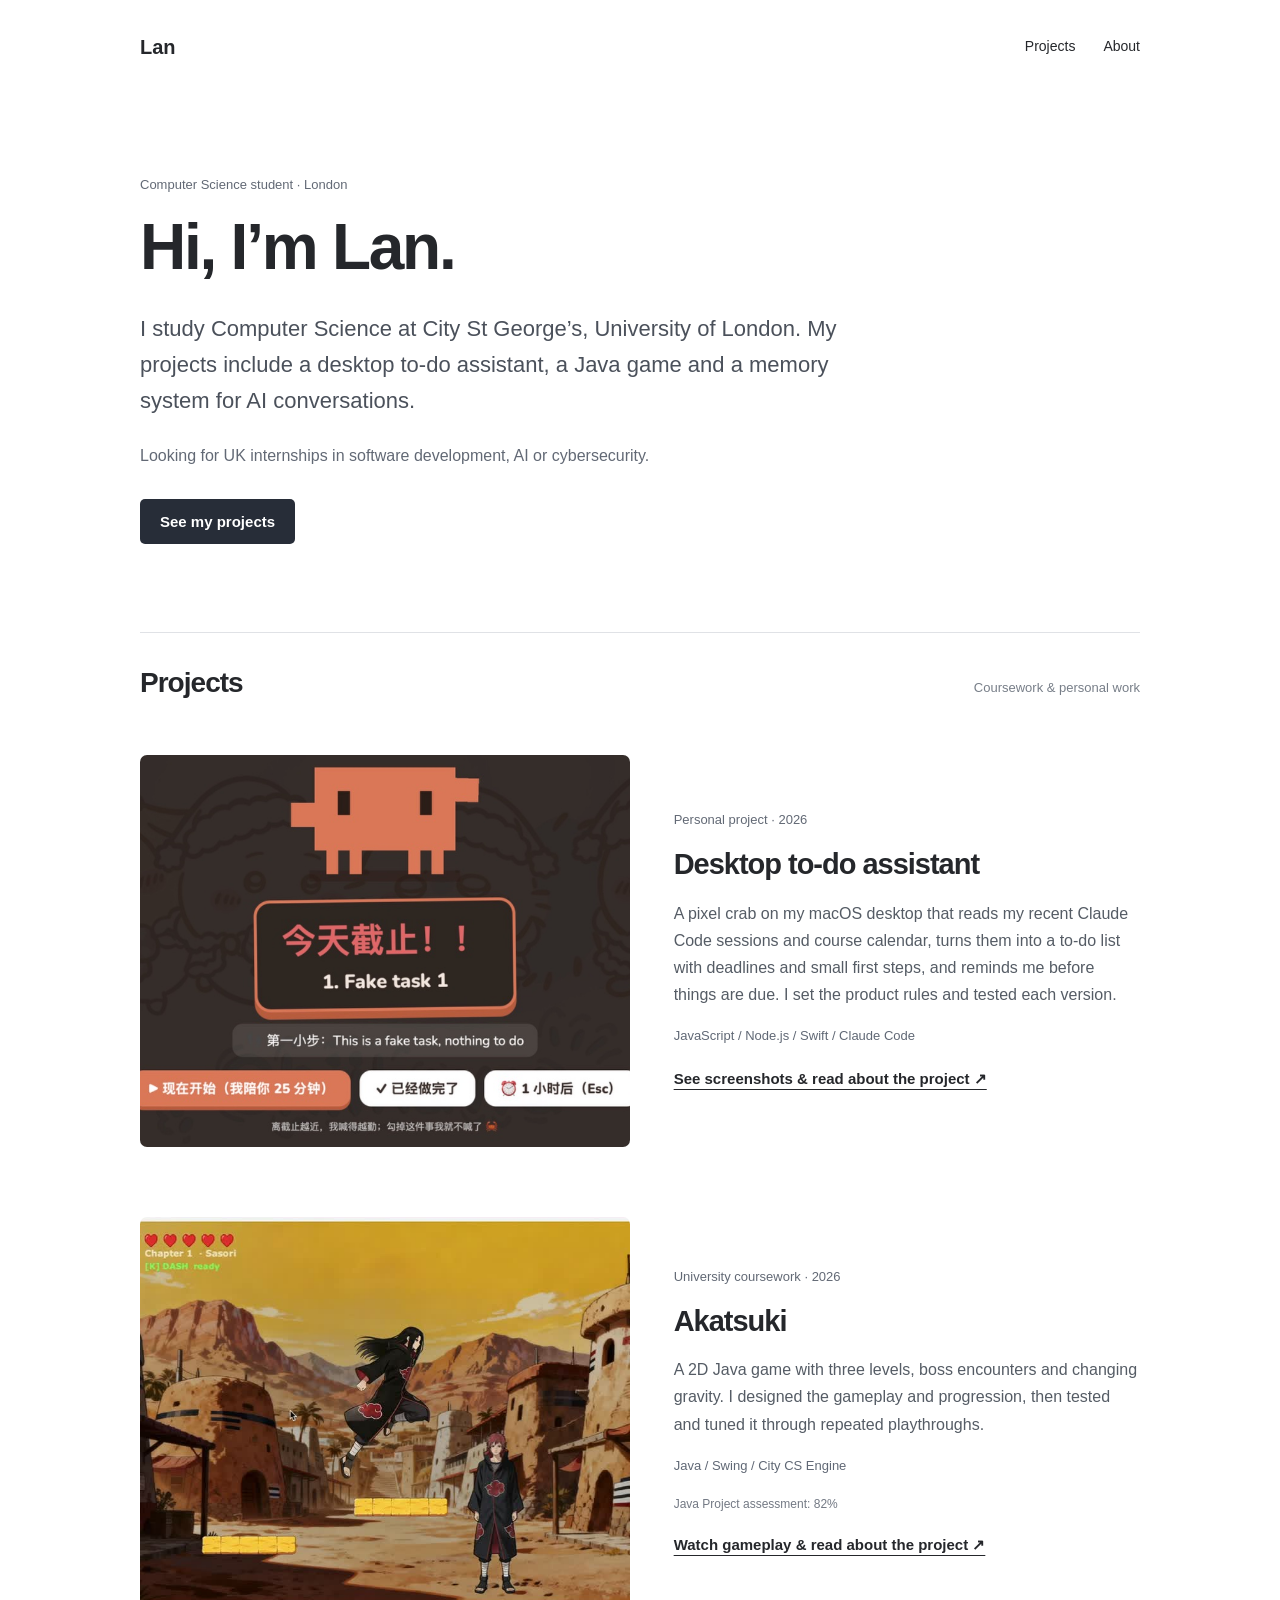
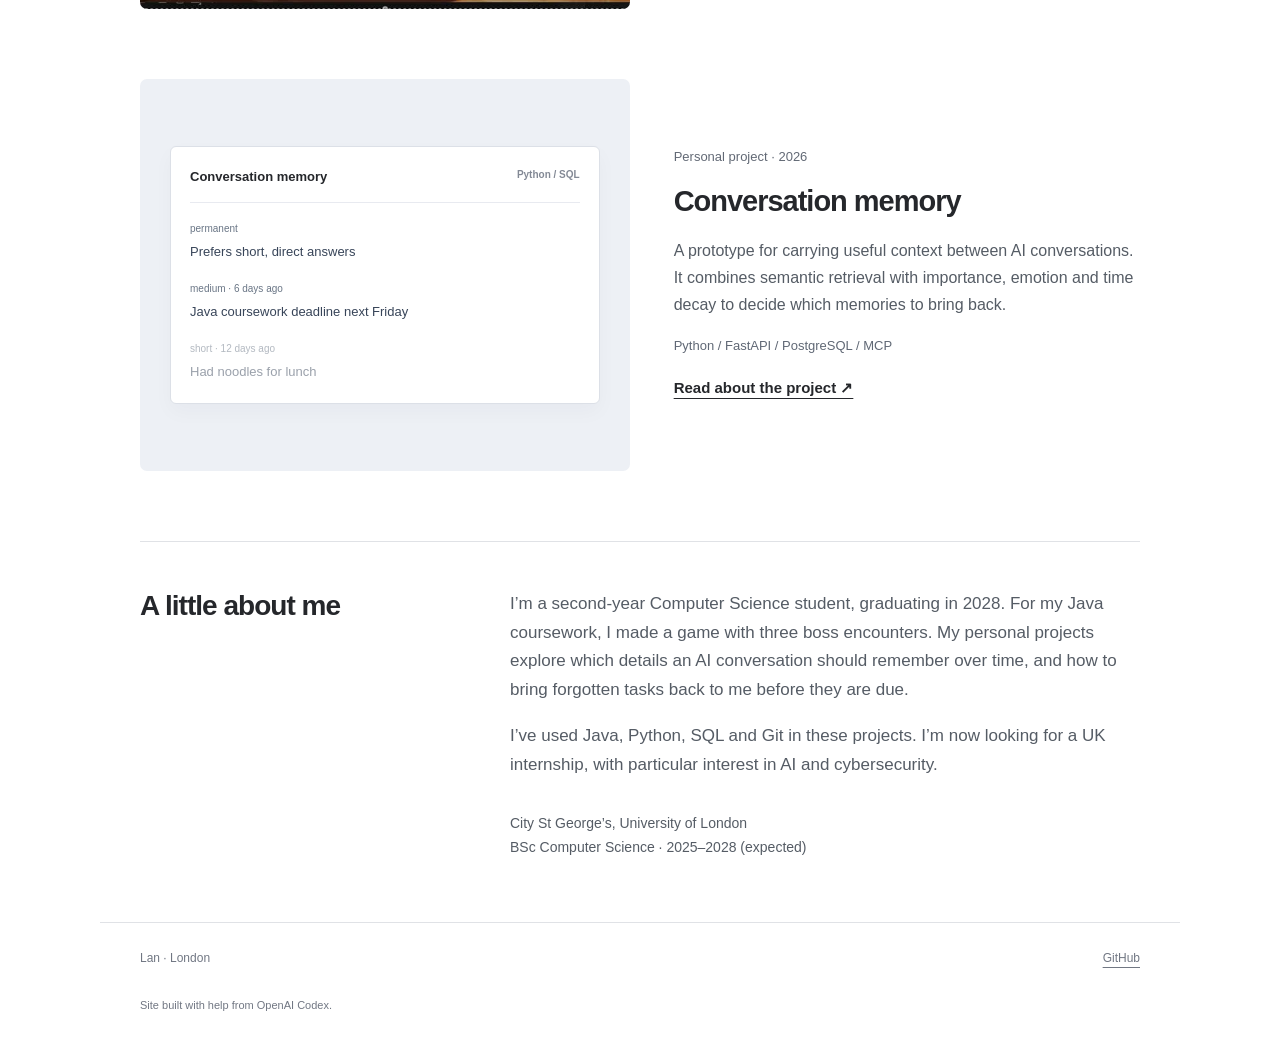
<file: docs/index.html>
<!doctype html><html lang="en"><head><meta charset="utf-8"><meta name="robots" content="noindex, nofollow"><meta name="viewport" content="width=device-width,initial-scale=1"><meta name="description" content="Computer Science student in London. Java game and conversational memory projects."><title>Computer Science student — Lan</title><link rel="stylesheet" href="style.css?v=20261031"></head><body><header class="site-header"><a class="name" href="./">Lan</a><nav aria-label="Main navigation"><a href="./#projects">Projects</a><a href="./#about">About</a></nav></header><main><section class="intro"><p class="kicker">Computer Science student · London</p><h1>Hi, I’m Lan.</h1><p class="lead">I study Computer Science at City St George’s, University of London. My projects include a desktop to-do assistant, a Java game and a memory system for AI conversations.</p><p class="availability">Looking for UK internships in software development, AI or cybersecurity.</p><div class="actions"><a class="button" href="#projects">See my projects</a></div></section>
<section id="projects"><div class="section-title"><h2>Projects</h2><span>Coursework & personal work</span></div>
<article class="project-card" id="assistant"><a class="project-image" href="assistant.html" aria-label="Read about the desktop to-do assistant"><img src="assets/assistant-fullscreen.jpg" alt="Full-screen reminder from a pixel crab desktop assistant"></a><div class="card-copy"><p class="kicker">Personal project · 2026</p><h3><a href="assistant.html">Desktop to-do assistant</a></h3><p>A pixel crab on my macOS desktop that reads my recent Claude Code sessions and course calendar, turns them into a to-do list with deadlines and small first steps, and reminds me before things are due. I set the product rules and tested each version.</p><p class="stack">JavaScript / Node.js / Swift / Claude Code</p><a class="text-link" href="assistant.html">See screenshots & read about the project ↗</a></div></article>
<article class="project-card" id="game"><a class="project-image" href="game.html" aria-label="Read about Akatsuki"><img src="assets/akatsuki-sasori.jpg" alt="Akatsuki gameplay: a player facing a boss in a 2D arena"></a><div class="card-copy"><p class="kicker">University coursework · 2026</p><h3><a href="game.html">Akatsuki</a></h3><p>A 2D Java game with three levels, boss encounters and changing gravity. I designed the gameplay and progression, then tested and tuned it through repeated playthroughs.</p><p class="stack">Java / Swing / City CS Engine</p><p class="small">Java Project assessment: 82%</p><a class="text-link" href="game.html">Watch gameplay & read about the project ↗</a></div></article>
<article class="project-card" id="memory"><a class="memory-picture" href="memory.html" aria-label="Read about conversation memory"><div class="memory-window"><div class="window-top">Conversation memory <span>Python / SQL</span></div><div class="memory-line"><span>permanent</span><p>Prefers short, direct answers</p></div><div class="memory-line"><span>medium · 6 days ago</span><p>Java coursework deadline next Friday</p></div><div class="memory-line faded"><span>short · 12 days ago</span><p>Had noodles for lunch</p></div></div></a><div class="card-copy"><p class="kicker">Personal project · 2026</p><h3><a href="memory.html">Conversation memory</a></h3><p>A prototype for carrying useful context between AI conversations. It combines semantic retrieval with importance, emotion and time decay to decide which memories to bring back.</p><p class="stack">Python / FastAPI / PostgreSQL / MCP</p><a class="text-link" href="memory.html">Read about the project ↗</a></div></article></section>
<section id="about" class="about"><h2>A little about me</h2><div><p>I’m a second-year Computer Science student, graduating in 2028. For my Java coursework, I made a game with three boss encounters. My personal projects explore which details an AI conversation should remember over time, and how to bring forgotten tasks back to me before they are due.</p><p>I’ve used Java, Python, SQL and Git in these projects. I’m now looking for a UK internship, with particular interest in AI and cybersecurity.</p><p class="education">City St George’s, University of London<br>BSc Computer Science · 2025–2028 (expected)</p></div></section>
</main><footer><span>Lan · London</span><a href="https://github.com/llllan12432">GitHub</a><p class="site-credit">Site built with help from OpenAI Codex.</p></footer></body></html>
</file>
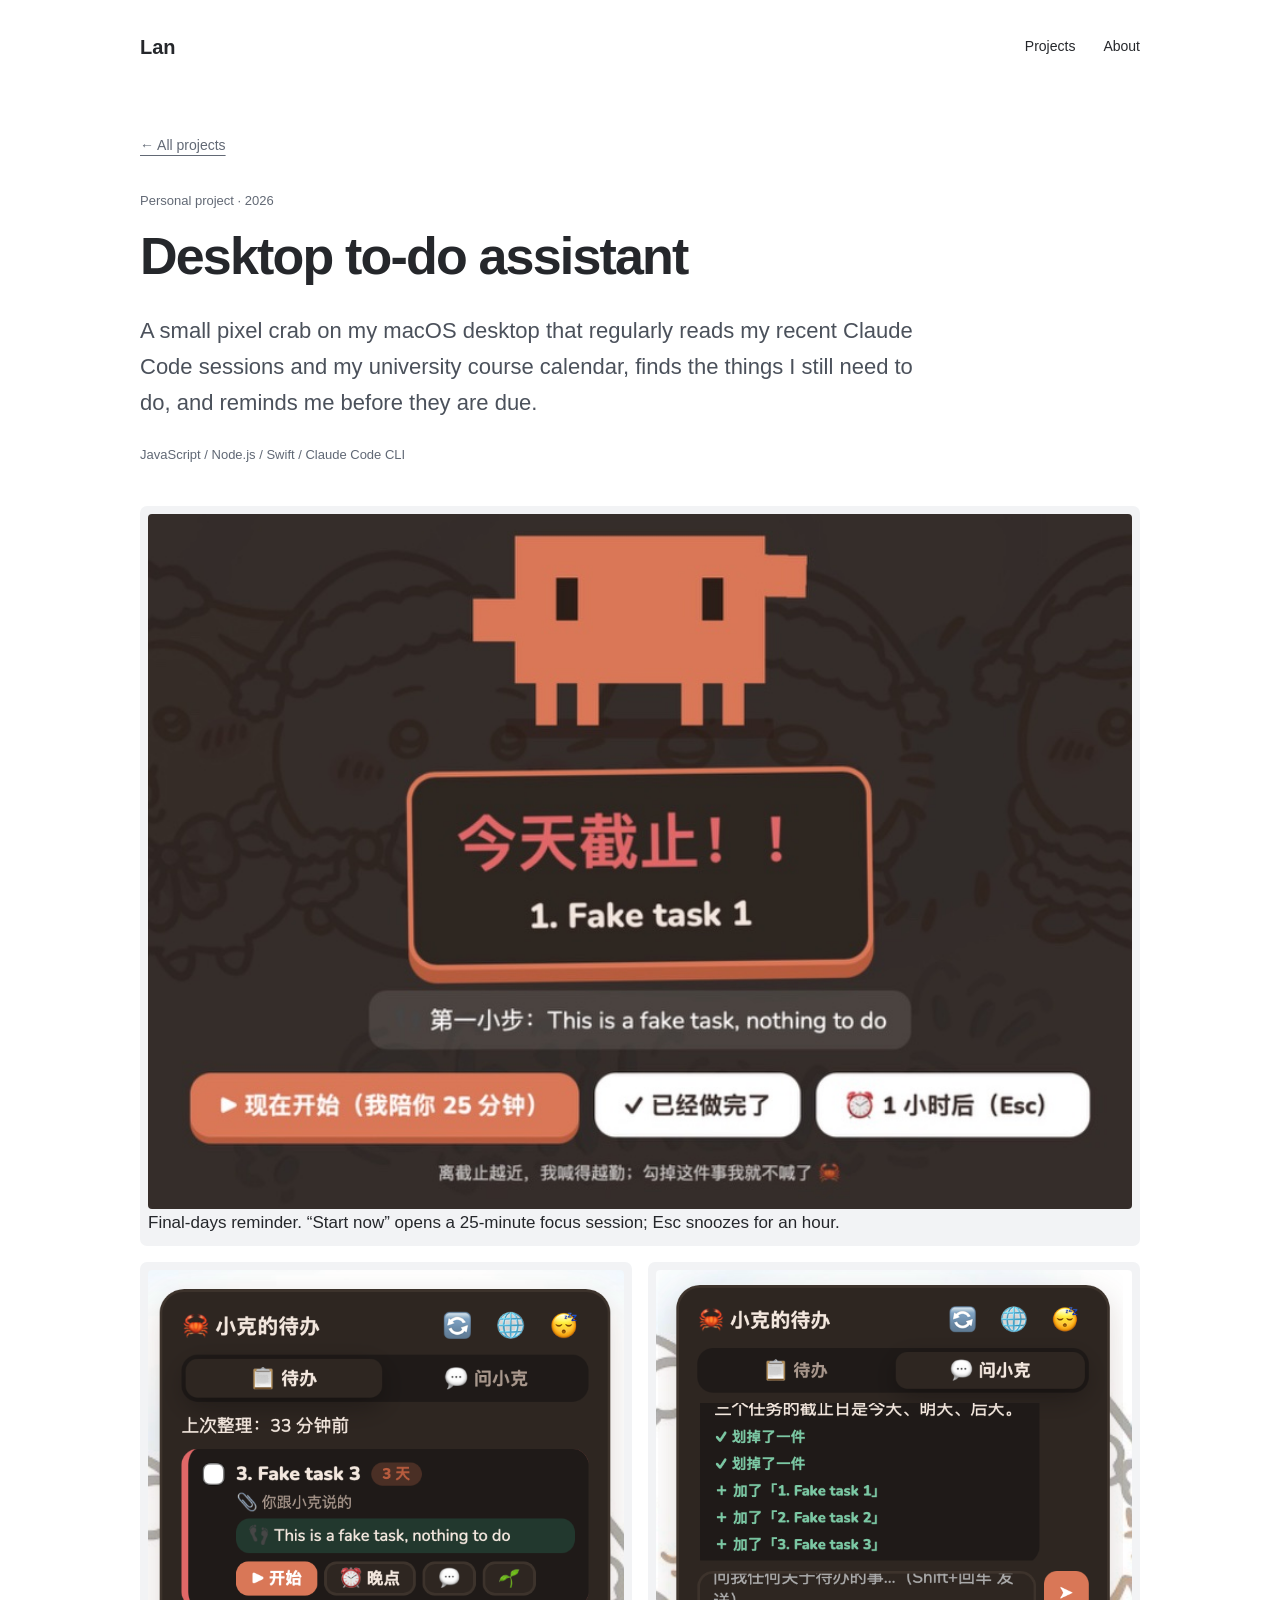
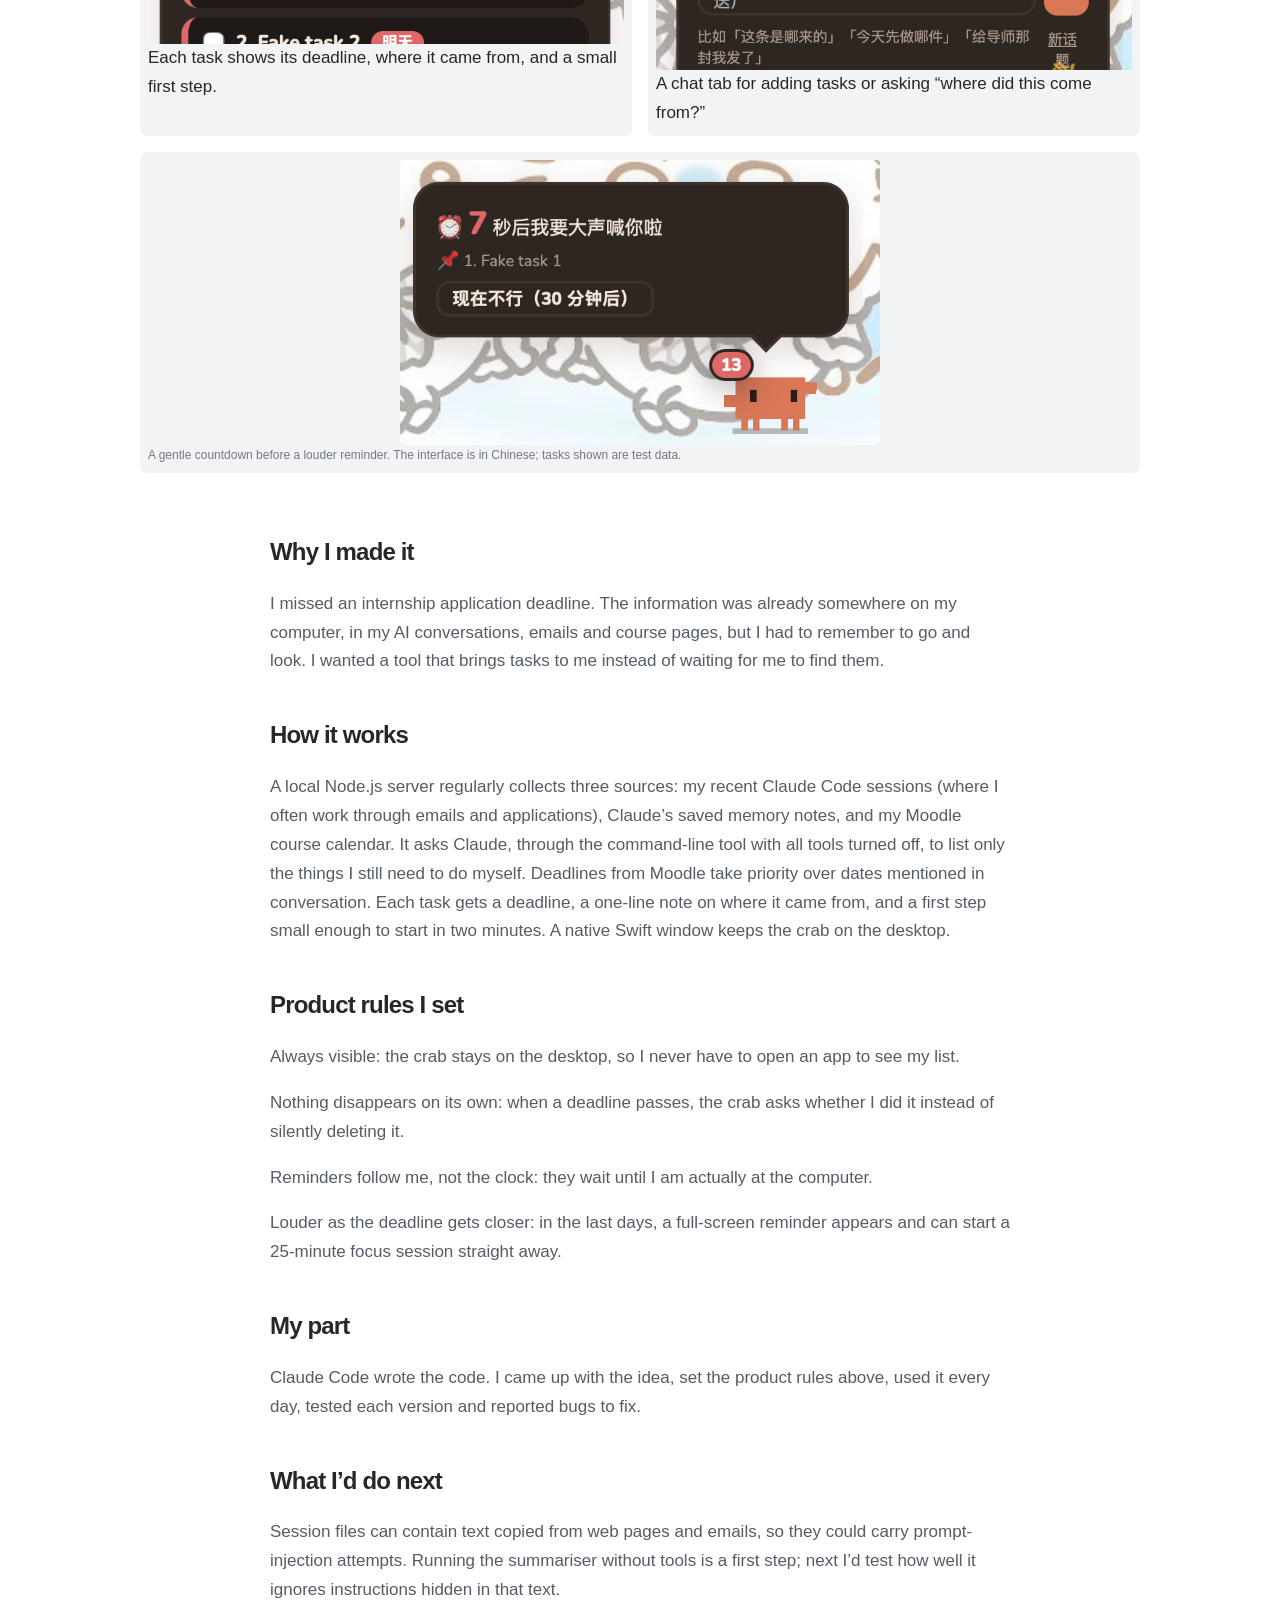
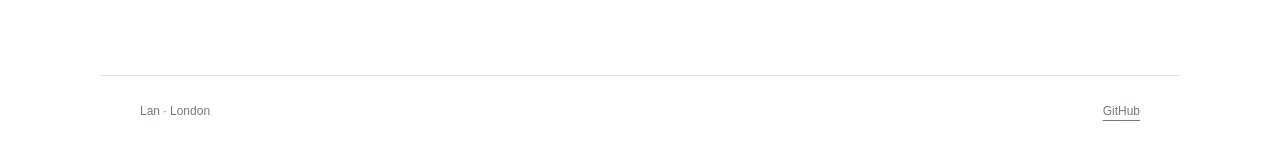
<file: docs/assistant.html>
<!doctype html><html lang="en"><head><meta charset="utf-8"><meta name="robots" content="noindex, nofollow"><meta name="viewport" content="width=device-width,initial-scale=1"><meta name="description" content="Computer Science student in London. A desktop to-do assistant built with Claude Code."><title>Desktop to-do assistant — Lan</title><link rel="stylesheet" href="style.css?v=20261031"></head><body><header class="site-header"><a class="name" href="./">Lan</a><nav aria-label="Main navigation"><a href="./#projects">Projects</a><a href="./#about">About</a></nav></header><main><a class="back" href="./#projects">← All projects</a><header class="project-intro"><p class="kicker">Personal project · 2026</p><h1>Desktop to-do assistant</h1><p class="lead">A small pixel crab on my macOS desktop that regularly reads my recent Claude Code sessions and my university course calendar, finds the things I still need to do, and reminds me before they are due.</p><p class="stack">JavaScript / Node.js / Swift / Claude Code CLI</p></header>
<div class="shots"><figure class="wide"><img src="assets/assistant-fullscreen.jpg" alt="Full-screen reminder: a pixel crab above a card saying the task is due today, with buttons to start a 25-minute session, mark it done, or snooze for an hour"><figcaption>Final-days reminder. “Start now” opens a 25-minute focus session; Esc snoozes for an hour.</figcaption></figure><figure><img src="assets/assistant-tasks.png" alt="To-do panel listing a task with its due date, where it came from, and a small first step"><figcaption>Each task shows its deadline, where it came from, and a small first step.</figcaption></figure><figure><img src="assets/assistant-chat.png" alt="Chat tab where the crab reports tasks it added and crossed off"><figcaption>A chat tab for adding tasks or asking “where did this come from?”</figcaption></figure><figure class="wide small"><img src="assets/assistant-nudge.png" alt="Small speech bubble from the crab counting down before a reminder, with a 'not now' button"><figcaption>A gentle countdown before a louder reminder. The interface is in Chinese; tasks shown are test data.</figcaption></figure></div>
<div class="case-body"><section><h2>Why I made it</h2><p>I missed an internship application deadline. The information was already somewhere on my computer, in my AI conversations, emails and course pages, but I had to remember to go and look. I wanted a tool that brings tasks to me instead of waiting for me to find them.</p></section><section><h2>How it works</h2><p>A local Node.js server regularly collects three sources: my recent Claude Code sessions (where I often work through emails and applications), Claude’s saved memory notes, and my Moodle course calendar. It asks Claude, through the command-line tool with all tools turned off, to list only the things I still need to do myself. Deadlines from Moodle take priority over dates mentioned in conversation. Each task gets a deadline, a one-line note on where it came from, and a first step small enough to start in two minutes. A native Swift window keeps the crab on the desktop.</p></section><section><h2>Product rules I set</h2><p>Always visible: the crab stays on the desktop, so I never have to open an app to see my list.</p><p>Nothing disappears on its own: when a deadline passes, the crab asks whether I did it instead of silently deleting it.</p><p>Reminders follow me, not the clock: they wait until I am actually at the computer.</p><p>Louder as the deadline gets closer: in the last days, a full-screen reminder appears and can start a 25-minute focus session straight away.</p></section><section><h2>My part</h2><p>Claude Code wrote the code. I came up with the idea, set the product rules above, used it every day, tested each version and reported bugs to fix.</p></section><section><h2>What I’d do next</h2><p>Session files can contain text copied from web pages and emails, so they could carry prompt-injection attempts. Running the summariser without tools is a first step; next I’d test how well it ignores instructions hidden in that text.</p></section></div></main><footer><span>Lan · London</span><a href="https://github.com/llllan12432">GitHub</a></footer></body></html>
</file>
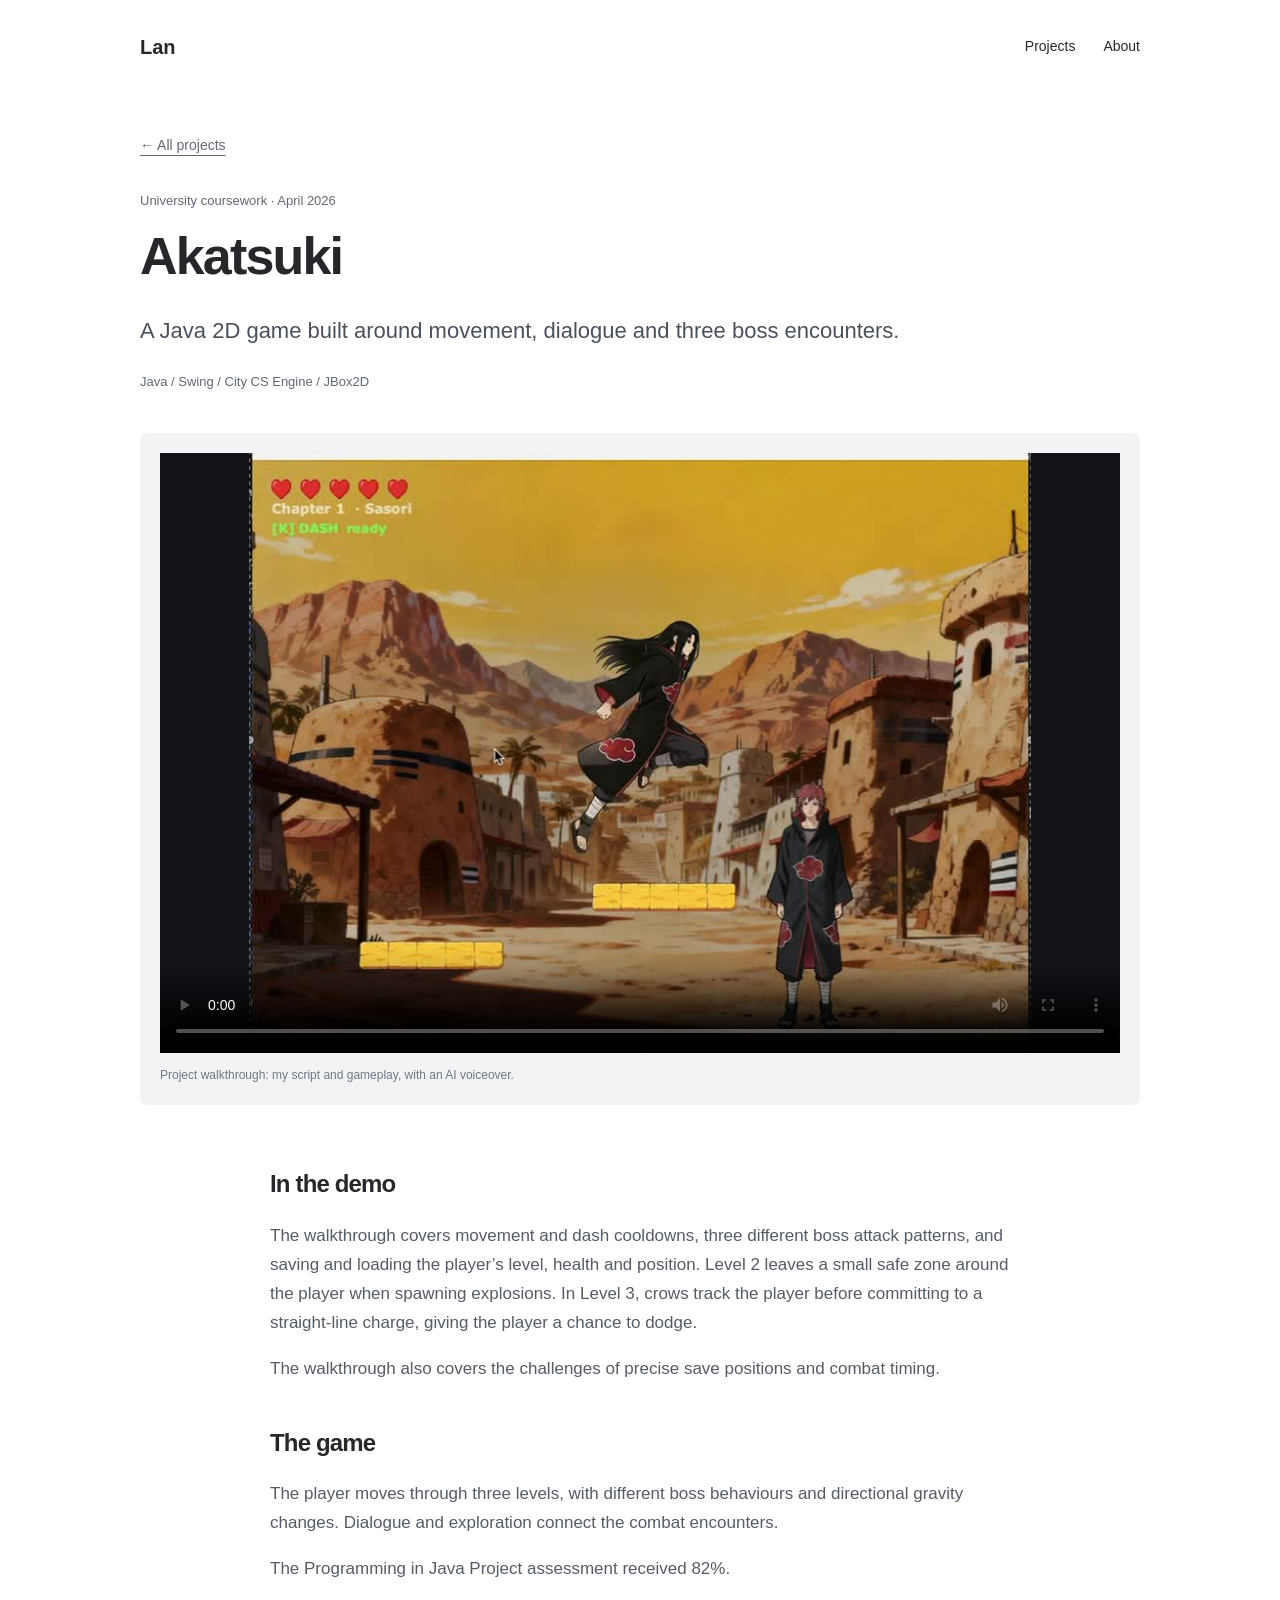
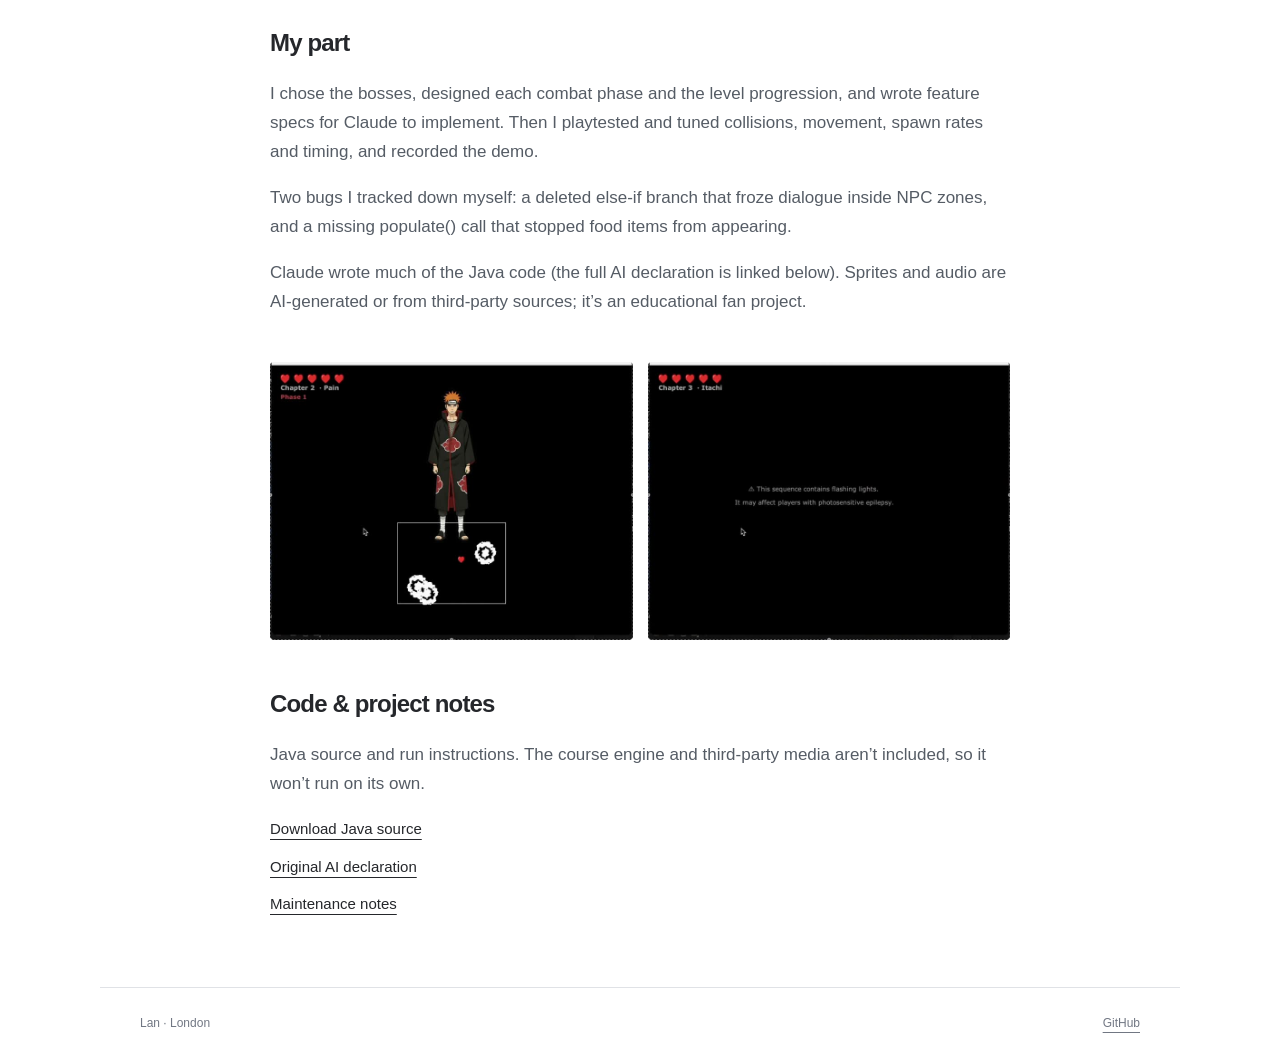
<file: docs/game.html>
<!doctype html><html lang="en"><head><meta charset="utf-8"><meta name="robots" content="noindex, nofollow"><meta name="viewport" content="width=device-width,initial-scale=1"><meta name="description" content="Computer Science student in London. Java game and conversational memory projects."><title>Akatsuki — Lan</title><link rel="stylesheet" href="style.css?v=20261017b"></head><body><header class="site-header"><a class="name" href="./">Lan</a><nav aria-label="Main navigation"><a href="./#projects">Projects</a><a href="./#about">About</a></nav></header><main><a class="back" href="./#projects">← All projects</a><header class="project-intro"><p class="kicker">University coursework · April 2026</p><h1>Akatsuki</h1><p class="lead">A Java 2D game built around movement, dialogue and three boss encounters.</p><p class="stack">Java / Swing / City CS Engine / JBox2D</p></header><figure class="game-video"><video controls playsinline preload="metadata" poster="assets/akatsuki-sasori.jpg"><source src="assets/akatsuki-project-demo.mp4" type="video/mp4"></video><figcaption>Project walkthrough: my script and gameplay, with an AI voiceover.</figcaption></figure><div class="case-body"><section><h2>In the demo</h2><p>The walkthrough covers movement and dash cooldowns, three different boss attack patterns, and saving and loading the player’s level, health and position. Level 2 leaves a small safe zone around the player when spawning explosions. In Level 3, crows track the player before committing to a straight-line charge, giving the player a chance to dodge.</p><p>The walkthrough also covers the challenges of precise save positions and combat timing.</p></section><section><h2>The game</h2><p>The player moves through three levels, with different boss behaviours and directional gravity changes. Dialogue and exploration connect the combat encounters.</p><p>The Programming in Java Project assessment received 82%.</p></section><section><h2>My part</h2><p>I chose the bosses, designed each combat phase and the level progression, and wrote feature specs for Claude to implement. Then I playtested and tuned collisions, movement, spawn rates and timing, and recorded the demo.</p><p>Two bugs I tracked down myself: a deleted else-if branch that froze dialogue inside NPC zones, and a missing populate() call that stopped food items from appearing.</p><p>Claude wrote much of the Java code (the full AI declaration is linked below). Sprites and audio are AI-generated or from third-party sources; it’s an educational fan project.</p></section><div class="stills"><img src="assets/akatsuki-pain.jpg" alt="Projectile boss encounter" loading="lazy"><img src="assets/akatsuki-itachi.jpg" alt="Later boss encounter" loading="lazy"></div><section><h2>Code & project notes</h2><p>Java source and run instructions. The course engine and third-party media aren’t included, so it won’t run on its own.</p><div class="resource-links"><a href="downloads/akatsuki-source.zip">Download Java source</a><a href="downloads/Use_of_AI.txt">Original AI declaration</a><a href="downloads/game-review.md">Maintenance notes</a></div></section></div></main><footer><span>Lan · London</span><a href="https://github.com/llllan12432">GitHub</a></footer></body></html>
</file>
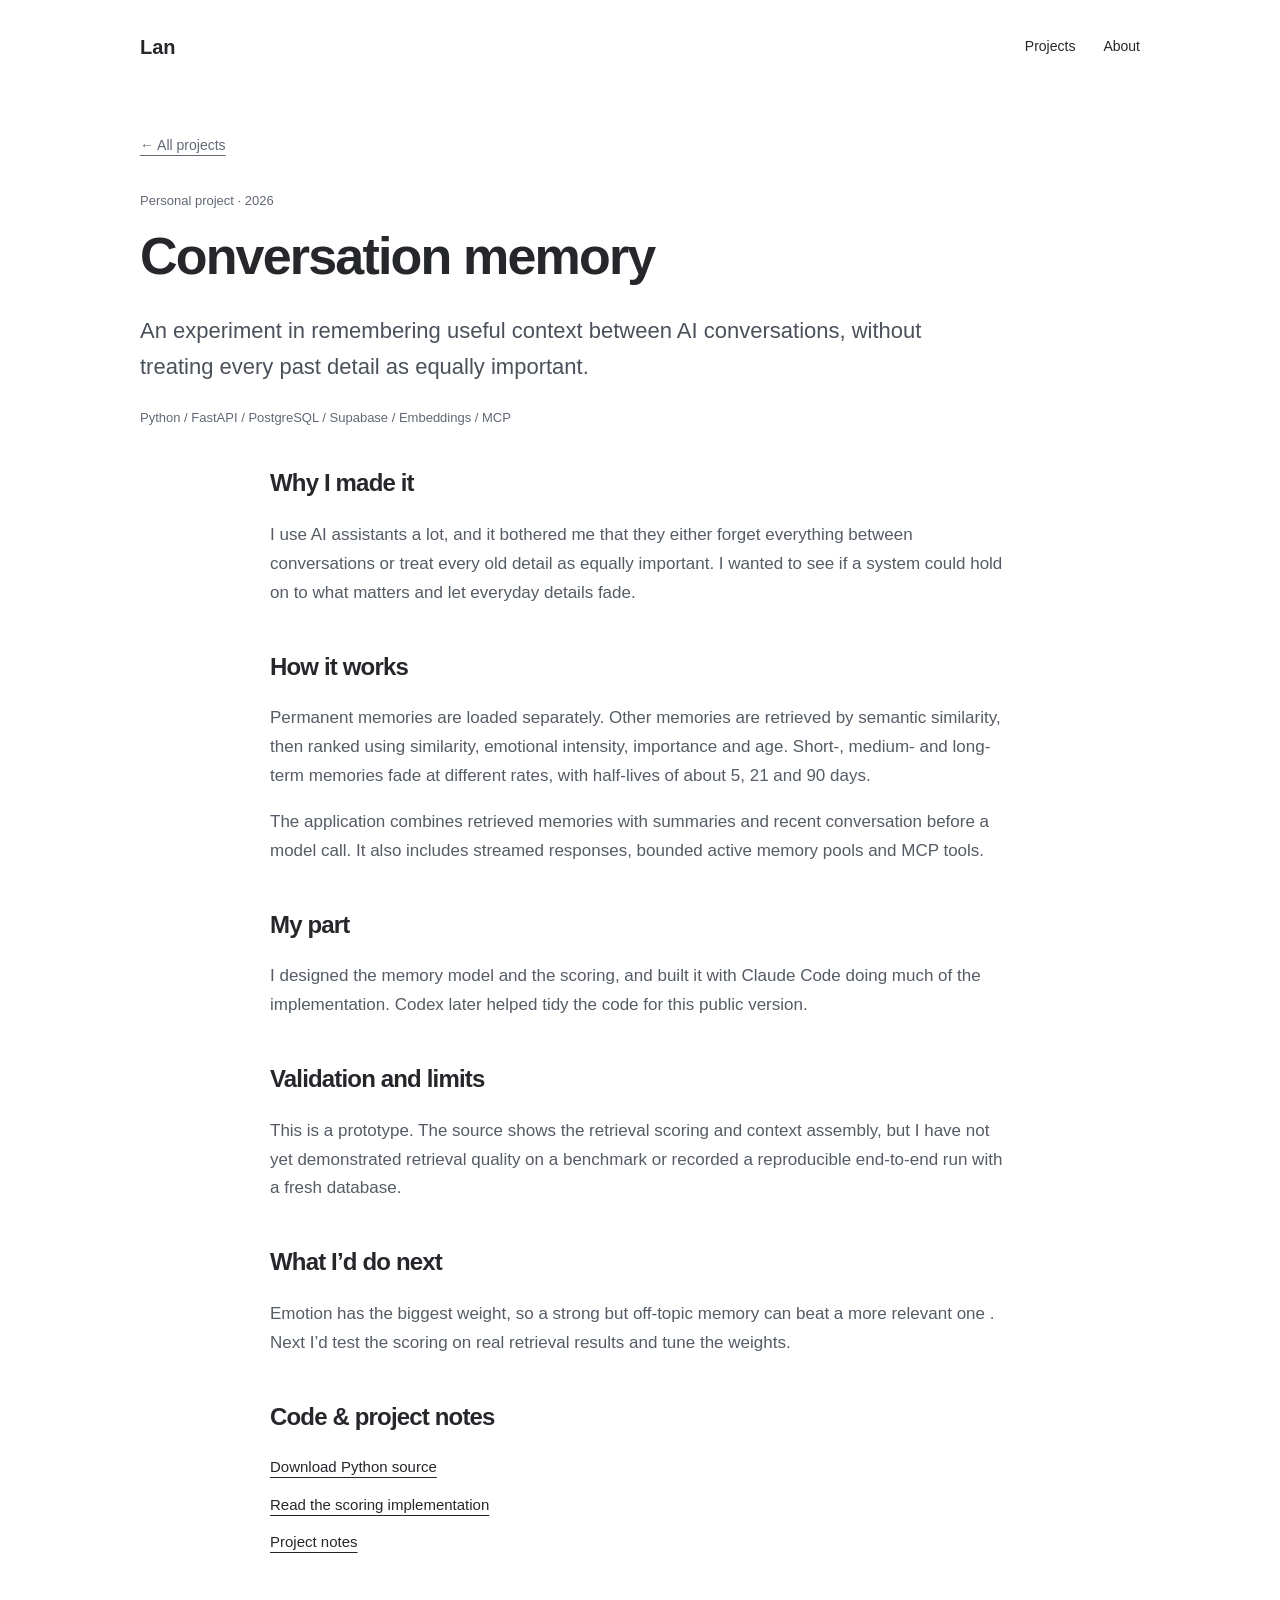
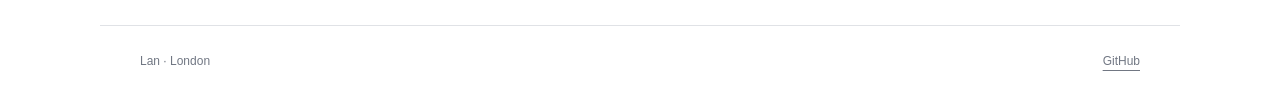
<file: docs/memory.html>
<!doctype html><html lang="en"><head><meta charset="utf-8"><meta name="robots" content="noindex, nofollow"><meta name="viewport" content="width=device-width,initial-scale=1"><meta name="description" content="Computer Science student in London. Java game and conversational memory projects."><title>Conversation memory — Lan</title><link rel="stylesheet" href="style.css?v=20261017b"></head><body><header class="site-header"><a class="name" href="./">Lan</a><nav aria-label="Main navigation"><a href="./#projects">Projects</a><a href="./#about">About</a></nav></header><main><a class="back" href="./#projects">← All projects</a><header class="project-intro"><p class="kicker">Personal project · 2026</p><h1>Conversation memory</h1><p class="lead">An experiment in remembering useful context between AI conversations, without treating every past detail as equally important.</p><p class="stack">Python / FastAPI / PostgreSQL / Supabase / Embeddings / MCP</p></header><div class="case-body"><section><h2>Why I made it</h2><p>I use AI assistants a lot, and it bothered me that they either forget everything between conversations or treat every old detail as equally important. I wanted to see if a system could hold on to what matters and let everyday details fade.</p></section><section><h2>How it works</h2><p>Permanent memories are loaded separately. Other memories are retrieved by semantic similarity, then ranked using similarity, emotional intensity, importance and age. Short-, medium- and long-term memories fade at different rates, with half-lives of about 5, 21 and 90 days.</p><p>The application combines retrieved memories with summaries and recent conversation before a model call. It also includes streamed responses, bounded active memory pools and MCP tools.</p></section><section><h2>My part</h2><p>I designed the memory model and the scoring, and built it with Claude Code doing much of the implementation. Codex later helped tidy the code for this public version.</p></section><section><h2>Validation and limits</h2><p>This is a prototype. The source shows the retrieval scoring and context assembly, but I have not yet demonstrated retrieval quality on a benchmark or recorded a reproducible end-to-end run with a fresh database.</p></section><section><h2>What I’d do next</h2><p>Emotion has the biggest weight, so a strong but off-topic memory can beat a more relevant one . Next I’d test the scoring on real retrieval results and tune the weights.</p></section><section><h2>Code & project notes</h2><div class="resource-links"><a href="downloads/memory-source.zip">Download Python source</a><a href="downloads/ranking.py">Read the scoring implementation</a><a href="downloads/memory-review.md">Project notes</a></div></section></div></main><footer><span>Lan · London</span><a href="https://github.com/llllan12432">GitHub</a></footer></body></html>
</file>
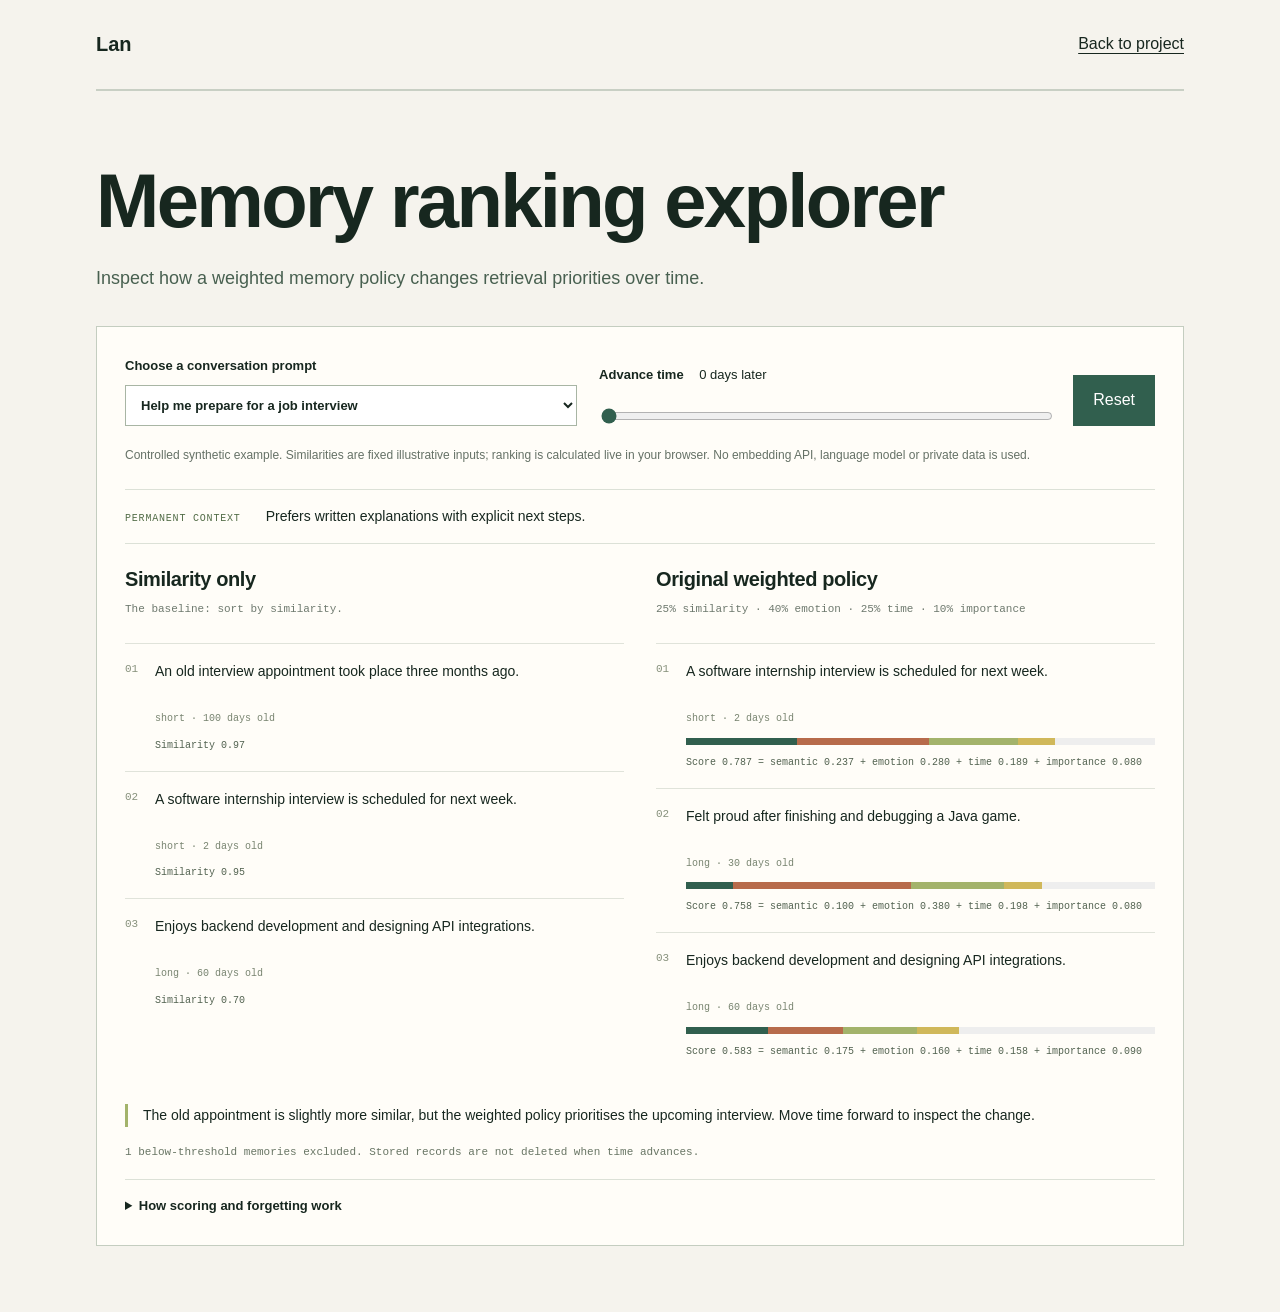
<file: docs/memory/explorer.html>
<!doctype html><html lang="en"><head><meta charset="utf-8"><meta name="robots" content="noindex, nofollow"><meta name="viewport" content="width=device-width, initial-scale=1"><title>Memory ranking explorer — Lan</title><link rel="stylesheet" href="explorer.css"></head><body><main><nav><a class="brand" href="../">Lan</a><a href="../memory.html">Back to project</a></nav><section class="project"><h1>Memory ranking explorer</h1><p class="project-description">Inspect how a weighted memory policy changes retrieval priorities over time.</p><div class="explorer" data-explorer>
<div class="demo-controls"><label class="query-label">Choose a conversation prompt<select name="query"></select></label><label class="time-label">Advance time <output data-days>0 days later</output><input name="days" type="range" min="0" max="180" value="0" step="1"></label><button type="button" data-reset>Reset</button></div>
<p class="demo-disclosure">Controlled synthetic example. Similarities are fixed illustrative inputs; ranking is calculated live in your browser. No embedding API, language model or private data is used.</p>
<div class="pinned"><span>PERMANENT CONTEXT</span><p data-pinned></p></div>
<div class="ranking-grid"><section><h3>Similarity only</h3><p class="column-note">The baseline: sort by similarity.</p><ol data-list="semantic"></ol></section><section><h3>Original weighted policy</h3><p class="column-note">25% similarity · 40% emotion · 25% time · 10% importance</p><ol data-list="hybrid"></ol></section></div>
<p data-insight class="insight" aria-live="polite"></p><p data-excluded class="fine"></p>
<details><summary>How scoring and forgetting work</summary><p>After a similarity threshold of 0.35, eligible memories receive a weighted score. The time contribution follows exp(−0.693 × age ÷ half-life): 5 days for short, 21 for medium and 90 for long. Permanent memories are loaded separately.</p><p>“Forgetting” reduces retrieval priority; it does not erase a stored record. The weights are my own design choice, not a proven best setting.</p></details>
</div></section></main><script type="module" src="./explorer.mjs"></script></body></html>
</file>
<file: docs/style.css>
*{box-sizing:border-box}html{scroll-behavior:smooth;scroll-padding-top:24px}body{margin:0;background:#fff;color:#25272b;font:17px/1.7 -apple-system,BlinkMacSystemFont,"Segoe UI",Arial,sans-serif}a{color:inherit;text-underline-offset:5px}a:hover{color:#345bc1}a:focus-visible,video:focus-visible{outline:3px solid #345bc1;outline-offset:5px}img{max-width:100%;display:block}main,.site-header,footer{max-width:1080px;margin:auto;padding-left:40px;padding-right:40px}.site-header{display:flex;justify-content:space-between;align-items:center;padding-top:30px;padding-bottom:25px}.name{font-weight:700;font-size:20px;text-decoration:none}nav{display:flex;gap:28px;font-size:14px}nav a{text-decoration:none}.intro{padding:85px 0 88px;max-width:740px}.kicker{font-size:13px;color:#626975;margin:0 0 15px}h1,h2,h3{line-height:1.15;letter-spacing:-.035em;font-weight:650}h1{font-size:64px;margin:0 0 26px}h2{font-size:28px;margin:0 0 24px}h3{font-size:29px;margin:0 0 18px}h3 a{text-decoration:none}.lead{font-size:22px;line-height:1.65;color:#4b515b;margin:0 0 22px}.availability{font-size:16px;color:#626975}.actions{display:flex;align-items:center;gap:27px;margin-top:30px}.button{display:inline-block;padding:10px 20px;background:#272d38;color:#fff;text-decoration:none;border-radius:5px;font-size:15px;font-weight:600}.button:hover{background:#345bc1;color:white}.text-link{font-size:15px;font-weight:600}.section-title{border-top:1px solid #e0e2e6;padding-top:34px;display:flex;justify-content:space-between;align-items:baseline;margin-bottom:32px}.section-title span{font-size:13px;color:#777e88}.project-card{display:grid;grid-template-columns:1.05fr 1fr;gap:44px;align-items:center;margin-bottom:70px}.project-image{background:#161824;display:block;border-radius:7px;overflow:hidden}.project-image img{width:100%;aspect-ratio:1.25;object-fit:cover}.card-copy p{margin-top:0;margin-bottom:17px}.card-copy>p:not(.kicker):not(.stack):not(.small){color:#555c65;font-size:16px}.stack{font-size:13px;color:#606875}.small{font-size:12px;color:#737984}.memory-picture{display:flex;align-items:center;justify-content:center;aspect-ratio:1.25;background:#edf0f5;padding:30px;text-decoration:none;border-radius:7px}.memory-window{width:100%;background:#fff;border:1px solid #dce0e7;border-radius:6px;box-shadow:0 8px 20px #17203808;font-size:13px;padding:19px}.window-top{border-bottom:1px solid #e8eaf0;padding-bottom:14px;font-weight:600}.window-top span{float:right;font-size:10px;color:#838995}.memory-line{padding:14px 0 0}.memory-line span{color:#697585;font-size:10px}.memory-line p{margin:2px 0 0;color:#384559}.faded{opacity:.5}.about{border-top:1px solid #e0e2e6;padding:48px 0;display:grid;grid-template-columns:1fr 2fr;gap:55px}.about p{margin-top:0;color:#555c65}.education{font-size:14px;padding-top:15px}.contact{border-top:1px solid #e0e2e6;padding:44px 0 70px}.contact p{color:#626975}.contact>a{font-size:21px}footer{border-top:1px solid #e0e2e6;padding-top:25px;padding-bottom:30px;display:flex;gap:28px;color:#717783;font-size:12px}footer span{margin-right:auto}.back{display:inline-block;font-size:14px;color:#626975;margin:45px 0 32px}.project-intro{max-width:800px;margin-bottom:40px}.project-intro h1{font-size:52px}.game-video{margin:0 0 65px;background:#f2f3f5;padding:20px;border-radius:7px}.game-video video{display:block;width:100%;max-height:600px;background:#12141a}.game-video figcaption{font-size:12px;color:#717783;margin-top:12px}.case-body{max-width:740px;margin:0 auto 70px}.case-body section{margin-bottom:45px}.case-body p{color:#555c65}.case-body h2{font-size:24px}.stills{display:grid;grid-template-columns:1fr 1fr;gap:15px;margin:35px 0 50px}.stills img{border-radius:4px}.resource-links{display:flex;flex-direction:column;align-items:start;gap:12px;font-size:15px}.demo-invite{background:#f3f5f8;padding:28px;border-radius:6px}@media(max-width:700px){main,.site-header,footer{padding-left:24px;padding-right:24px}.site-header{align-items:start;gap:15px}nav{gap:15px;font-size:12px;flex-wrap:wrap;justify-content:end}.name{white-space:nowrap;font-size:17px}.intro{padding:55px 0 60px}h1{font-size:45px}.lead{font-size:19px}.section-title span{display:none}.project-card{grid-template-columns:1fr;gap:25px;margin-bottom:55px}.project-image img,.memory-picture{aspect-ratio:1.5}.about{grid-template-columns:1fr;gap:0}.project-intro h1{font-size:39px}.contact>a{font-size:17px}footer{flex-wrap:wrap;gap:12px}footer span{width:100%}.game-video{padding:8px}.memory-picture{padding:25px}.window-top span{float:none;display:block}.stills{gap:8px}}@media(prefers-reduced-motion:reduce){html{scroll-behavior:auto}}
footer{flex-wrap:wrap}.site-credit{flex-basis:100%;margin:0;font-size:11px;color:#717783}
.shots{display:grid;grid-template-columns:1fr 1fr;gap:16px;margin:0 0 65px}
.shots figure{margin:0;background:#f2f3f5;padding:8px;border-radius:7px}
.shots figure.wide{grid-column:1/-1}
.shots img{display:block;width:100%;border-radius:4px}
@media (max-width:640px){.shots{grid-template-columns:1fr}}
.shots figure.small img{max-width:480px;margin:0 auto}
</file>
<file: docs/memory/explorer.css>
*{box-sizing:border-box}html{scroll-behavior:smooth;scroll-padding-top:36px}body{margin:0;background:#f5f3ed;color:#17271f;font-family:Inter,-apple-system,BlinkMacSystemFont,"Segoe UI",sans-serif;line-height:1.65}a{color:inherit;text-underline-offset:4px}button,select,input{font:inherit}a:focus-visible,button:focus-visible,input:focus-visible,select:focus-visible,summary:focus-visible{outline:3px solid #bd5f36;outline-offset:5px}h1,h2,h3,p{margin:0}h1,h2,h3{line-height:1.15;letter-spacing:-.035em}h1{font-size:clamp(42px,6vw,76px);font-weight:550;max-width:850px}h2{font-size:clamp(30px,4vw,46px);font-weight:550}h3{font-size:20px;letter-spacing:-.02em}p+p{margin-top:16px}main,.shell{max-width:1160px;margin:auto;padding:0 36px}nav{display:flex;justify-content:space-between;align-items:center;padding:28px 0;border-bottom:1px solid #c8cfc4;gap:20px}nav .brand{font-size:20px;font-weight:650;text-decoration:none}nav .links{display:flex;gap:24px;font-size:14px;flex-wrap:wrap}nav .links a{text-decoration:none}nav .links a:hover{text-decoration:underline}.hero{padding:84px 0 72px;display:grid;grid-template-columns:2fr 1fr;gap:55px;align-items:end}.eyebrow,.section-number,.tag,.fine,.memory-meta,.column-note,.breakdown{font-family:ui-monospace,SFMono-Regular,Consolas,monospace}.eyebrow{font-size:12px;letter-spacing:.09em;text-transform:uppercase;margin-bottom:24px;color:#506458}.hero .intro{font-size:18px;max-width:650px;margin-top:26px;color:#486050}.hero-aside{border-top:1px solid #c8cfc4;padding-top:20px;font-size:14px;color:#486050}.hero-aside a{display:block;margin-top:20px}.project{padding:66px 0;border-top:1px solid #c8cfc4}.project-heading{display:grid;grid-template-columns:70px 1fr;gap:16px}.section-number{font-size:15px;color:#647658;padding-top:9px}.project-description{max-width:760px;margin:20px 0 22px;color:#486050;font-size:18px}.tag{font-size:12px;color:#49624e}.explorer{margin-top:32px;background:#fffdf8;border:1px solid #c4cdc0;padding:28px}.demo-controls{display:flex;align-items:end;gap:22px;flex-wrap:wrap}.demo-controls label{display:block;font-size:13px;font-weight:600}.query-label{flex:1;min-width:220px}.time-label{flex:1;min-width:200px}select{display:block;width:100%;padding:11px;margin-top:8px;background:#fff;border:1px solid #a8b5a4;border-radius:0;color:#17271f}input[type=range]{display:block;width:100%;accent-color:#315f4e;margin-top:22px}output{display:inline-block;margin-left:12px;font-weight:400}button{background:#315f4e;color:white;border:0;padding:12px 20px;cursor:pointer}button:hover{background:#244a3b}.demo-disclosure{font-size:12px;color:#657166;margin-top:20px}.pinned{margin:24px 0;padding:15px 0;border-top:1px solid #dce1d7;border-bottom:1px solid #dce1d7;display:flex;gap:25px;align-items:baseline}.pinned span{font-family:ui-monospace,monospace;font-size:10px;color:#526c47;letter-spacing:.08em;flex-shrink:0}.pinned p{font-size:14px}.ranking-grid{display:grid;grid-template-columns:1fr 1fr;gap:32px}.column-note{font-size:11px;color:#6e796e;margin-top:9px;min-height:38px}ol{padding:0;margin:5px 0;list-style:none}.memory-item{padding:17px 0 17px 30px;border-top:1px solid #e0e3da;position:relative}.memory-item p{font-size:14px;line-height:1.5;min-height:42px}.rank{position:absolute;left:0;top:19px;font:11px ui-monospace,monospace;color:#87917c}.memory-meta{display:block;font-size:10px;color:#788470;margin-top:8px}.breakdown{display:block;font-size:10px;line-height:1.7;margin-top:9px;color:#526250}.score-bar{display:flex;height:7px;background:#eee;margin-top:10px}.score-bar i{height:100%}.semantic{background:#315f4e}.emotion{background:#b76b4b}.time{background:#a3b36b}.importance{background:#d0b85a}.insight{font-size:14px;border-left:3px solid #a3b36b;padding-left:15px;margin:22px 0 10px}.fine{font-size:11px;color:#687564}.explorer details{font-size:13px;border-top:1px solid #dce1d7;margin-top:18px;padding-top:15px}.explorer details p{margin-top:12px;color:#536452}summary{cursor:pointer;font-weight:600}.project-notes{display:grid;grid-template-columns:1fr 1fr;gap:45px;margin-top:32px}.project-notes h3{font-size:17px;margin-bottom:12px}.project-notes p,.project-notes li{font-size:14px;color:#486050}.project-notes ul{padding-left:18px;margin:0}.project-links{display:flex;gap:24px;margin-top:25px;flex-wrap:wrap;font-size:14px}.video-layout{display:grid;grid-template-columns:1.5fr 1fr;gap:32px;align-items:start;margin-top:32px}video{width:100%;display:block;background:#17231e;aspect-ratio:4/3;object-fit:contain}figure{margin:0}figcaption{font-size:12px;color:#657460;margin-top:10px}.frames{display:grid;grid-template-columns:1fr 1fr;gap:10px}.frames img{width:100%;display:block;aspect-ratio:4/3;object-fit:cover}.frames figure:last-child{grid-column:1 / 3}.frames figure:last-child img{max-height:190px;object-fit:cover;object-position:center}.source-block{background:#e9ede2;padding:26px;margin-top:25px}.source-block summary{font-size:14px}.source-block pre{white-space:pre;overflow:auto;font-size:11px;line-height:1.7;padding-top:12px}.evidence{display:grid;grid-template-columns:1fr 1fr;gap:30px;margin-top:24px}.evidence article{padding:20px 0;border-top:1px solid #c8cfc4}.evidence h3{font-size:20px;margin-bottom:10px}.evidence p{font-size:14px;color:#486050}.contact{padding:50px 0 70px;border-top:1px solid #c8cfc4;display:flex;justify-content:space-between;gap:30px;flex-wrap:wrap}.contact h2{font-size:30px}.contact p{font-size:14px;color:#506354}.notice{font-size:12px;margin-top:16px;max-width:800px;color:#687564}@media(max-width:760px){main,.shell{padding:0 20px}.hero{grid-template-columns:1fr;padding:50px 0;gap:30px}nav{align-items:start}nav .links{gap:12px;font-size:12px;justify-content:flex-end}.project{padding:42px 0}.project-heading{grid-template-columns:35px 1fr;gap:4px}.explorer{padding:18px}.ranking-grid,.project-notes,.video-layout,.evidence{grid-template-columns:1fr}.pinned{display:block}.pinned p{margin-top:8px}.column-note{min-height:0}.demo-controls{gap:14px}.frames figure:last-child{grid-column:auto}.frames figure:last-child img{max-height:none}.frames{grid-template-columns:1fr 1fr}.contact{padding-bottom:40px}}
@media(prefers-reduced-motion:reduce){html{scroll-behavior:auto}}
@media(max-width:760px){.query-label,.time-label{min-width:0;width:100%;flex-basis:100%}select{min-width:0;max-width:100%}}
</file>
